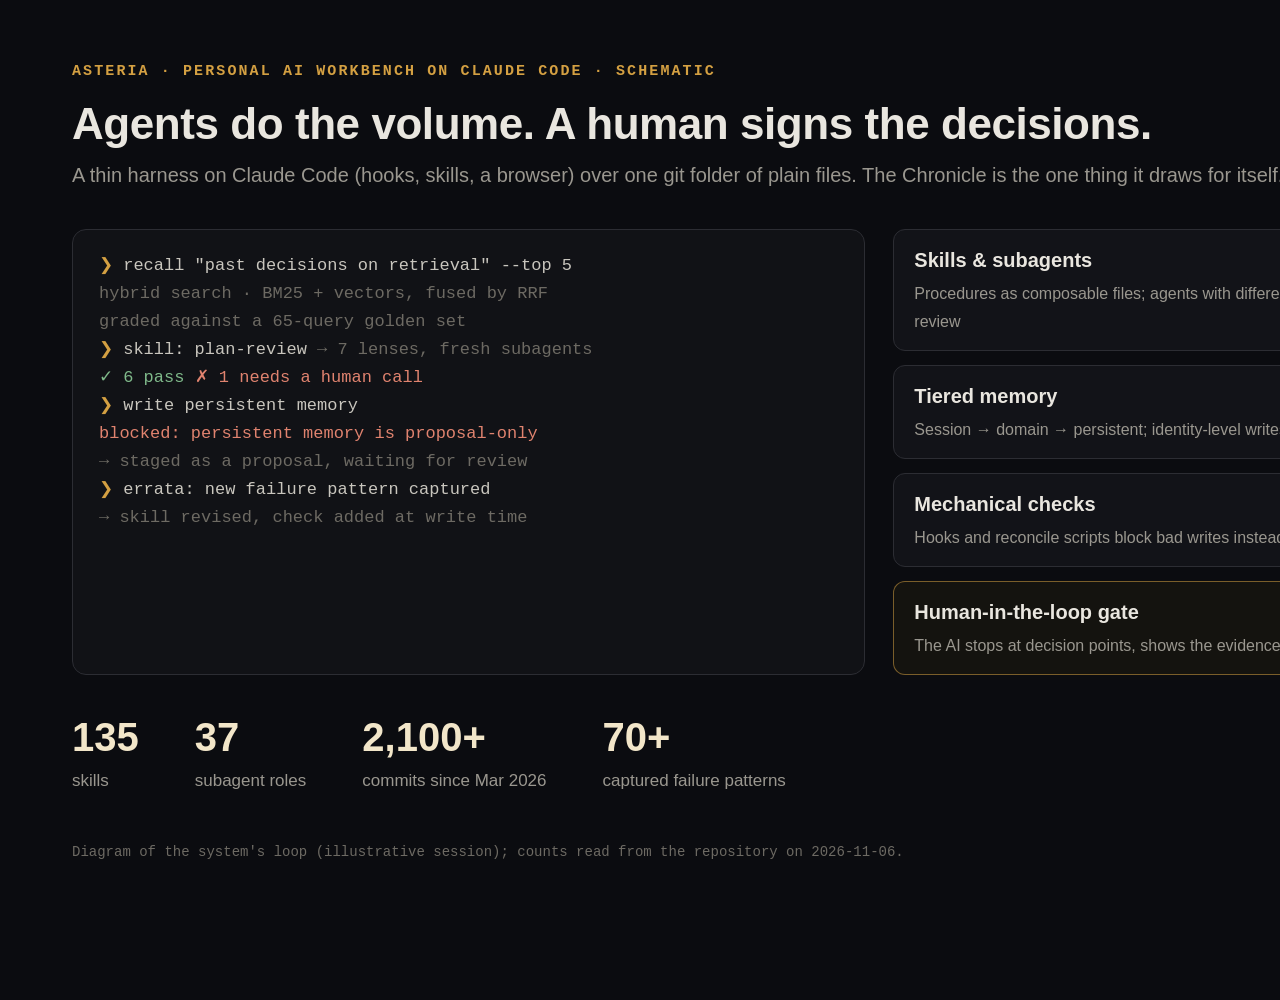
<file: assets/screens/src/asteria.html>
<!doctype html><html><head><meta charset="utf-8"><link rel="stylesheet" href="base.css"><style>
.grid{display:grid;grid-template-columns:1.25fr 1fr;gap:28px;margin-top:40px}
.term{background:#111216;border:1px solid #2c2d33;border-radius:14px;padding:22px 26px;font:17px/1.65 ui-monospace,Menlo,monospace;color:#c9c6be}
.term .p{color:#d4a042}.term .d{color:#6d6a63}.term .g{color:#7fb98a}.term .r{color:#e0836f}
.col{display:flex;flex-direction:column;gap:14px}
.card{border:1px solid #2c2d33;border-radius:12px;padding:16px 20px;background:#121318}
.card b{display:block;font-size:20px;margin-bottom:4px}.card span{color:#9a978f;font-size:16px}
.gate{border-color:#d4a04288;background:#14130f}
.stats{display:flex;gap:56px;margin-top:34px}.s b{display:block;font-size:40px;color:#f2e6c9}.s span{color:#9a978f;font-size:17px}
</style></head><body>
<div class="k">Asteria · personal AI workbench on Claude Code · schematic</div>
<h1>Agents do the volume. A human signs the decisions.</h1>
<div class="sub">A thin harness on Claude Code (hooks, skills, a browser) over one git folder of plain files. The Chronicle is the one thing it draws for itself.</div>
<div class="grid">
<div class="term">
<div><span class="p">❯</span> recall "past decisions on retrieval" --top 5</div>
<div class="d">  hybrid search · BM25 + vectors, fused by RRF</div>
<div class="d">  graded against a 65-query golden set</div>
<div><span class="p">❯</span> skill: plan-review  <span class="d">→ 7 lenses, fresh subagents</span></div>
<div><span class="g">  ✓ 6 pass</span>   <span class="r">✗ 1 needs a human call</span></div>
<div><span class="p">❯</span> write persistent memory</div>
<div class="r">  blocked: persistent memory is proposal-only</div>
<div class="d">  → staged as a proposal, waiting for review</div>
<div><span class="p">❯</span> errata: new failure pattern captured</div>
<div class="d">  → skill revised, check added at write time</div>
</div>
<div class="col">
<div class="card"><b>Skills &amp; subagents</b><span>Procedures as composable files; agents with different stances for independent review</span></div>
<div class="card"><b>Tiered memory</b><span>Session → domain → persistent; identity-level writes need human approval</span></div>
<div class="card"><b>Mechanical checks</b><span>Hooks and reconcile scripts block bad writes instead of advising</span></div>
<div class="card gate"><b>Human-in-the-loop gate</b><span>The AI stops at decision points, shows the evidence, and waits</span></div>
</div></div>
<div class="stats"><div class="s"><b>135</b><span>skills</span></div><div class="s"><b>37</b><span>subagent roles</span></div><div class="s"><b>2,100+</b><span>commits since Mar 2026</span></div><div class="s"><b>70+</b><span>captured failure patterns</span></div></div>
<div class="note">Diagram of the system's loop (illustrative session); counts read from the repository on 2026-11-06.</div>
</body></html>
</file>
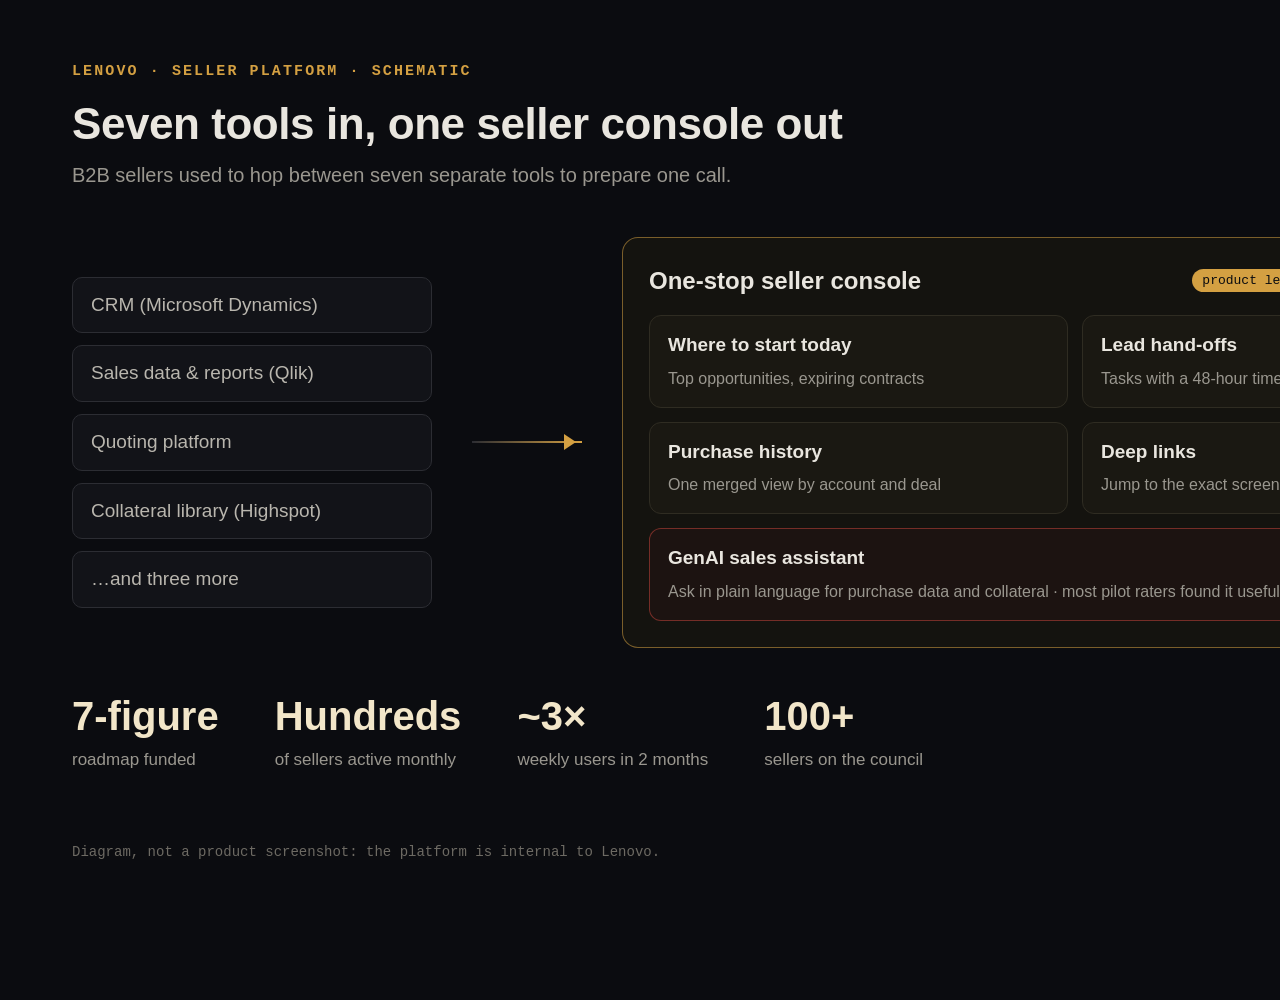
<file: assets/screens/src/lenovo.html>
<!doctype html><html><head><meta charset="utf-8"><link rel="stylesheet" href="base.css"><style>
.row{display:flex;align-items:center;gap:40px;margin-top:48px}
.tools{display:grid;grid-template-columns:1fr;gap:12px;width:360px}
.t{border:1px solid #2c2d33;border-radius:10px;padding:14px 18px;color:#b9b6ae;font-size:19px;background:#121318}
.arrow{flex:0 0 110px;height:2px;background:linear-gradient(90deg,#2c2d33,#d4a042);position:relative}
.arrow:after{content:"";position:absolute;right:-2px;top:-7px;border:8px solid transparent;border-left:12px solid #d4a042}
.console{flex:1;border:1px solid #d4a04288;border-radius:16px;padding:26px;background:#14130f}
.console .hd{display:flex;justify-content:space-between;align-items:center;margin-bottom:18px}
.console .hd b{font-size:24px}.pill{font:13px ui-monospace,Menlo,monospace;color:#0b0c10;background:#d4a042;border-radius:20px;padding:4px 10px}
.mods{display:grid;grid-template-columns:1fr 1fr;gap:14px}
.m{border:1px solid #2f2c22;border-radius:12px;padding:16px 18px;background:#1a1812}
.m b{display:block;font-size:19px;margin-bottom:4px}.m span{color:#9a978f;font-size:16px}
.ai{grid-column:1/3;border-color:#c4453a88;background:#1c1311}
.stats{display:flex;gap:56px;margin-top:40px}.s b{display:block;font-size:40px;color:#f2e6c9}.s span{color:#9a978f;font-size:17px}
</style></head><body>
<div class="k">Lenovo · Seller platform · schematic</div>
<h1>Seven tools in, one seller console out</h1>
<div class="sub">B2B sellers used to hop between seven separate tools to prepare one call.</div>
<div class="row">
 <div class="tools"><div class="t">CRM (Microsoft Dynamics)</div><div class="t">Sales data &amp; reports (Qlik)</div><div class="t">Quoting platform</div><div class="t">Collateral library (Highspot)</div><div class="t">…and three more</div></div>
 <div class="arrow"></div>
 <div class="console"><div class="hd"><b>One-stop seller console</b><span class="pill">product lead · cross-functional squad</span></div>
  <div class="mods">
   <div class="m"><b>Where to start today</b><span>Top opportunities, expiring contracts</span></div>
   <div class="m"><b>Lead hand-offs</b><span>Tasks with a 48-hour timer</span></div>
   <div class="m"><b>Purchase history</b><span>One merged view by account and deal</span></div>
   <div class="m"><b>Deep links</b><span>Jump to the exact screen in each tool</span></div>
   <div class="m ai"><b>GenAI sales assistant</b><span>Ask in plain language for purchase data and collateral · most pilot raters found it useful</span></div>
  </div></div>
</div>
<div class="stats"><div class="s"><b>7-figure</b><span>roadmap funded</span></div><div class="s"><b>Hundreds</b><span>of sellers active monthly</span></div><div class="s"><b>~3×</b><span>weekly users in 2 months</span></div><div class="s"><b>100+</b><span>sellers on the council</span></div></div>
<div class="note">Diagram, not a product screenshot: the platform is internal to Lenovo.</div>
</body></html>
</file>
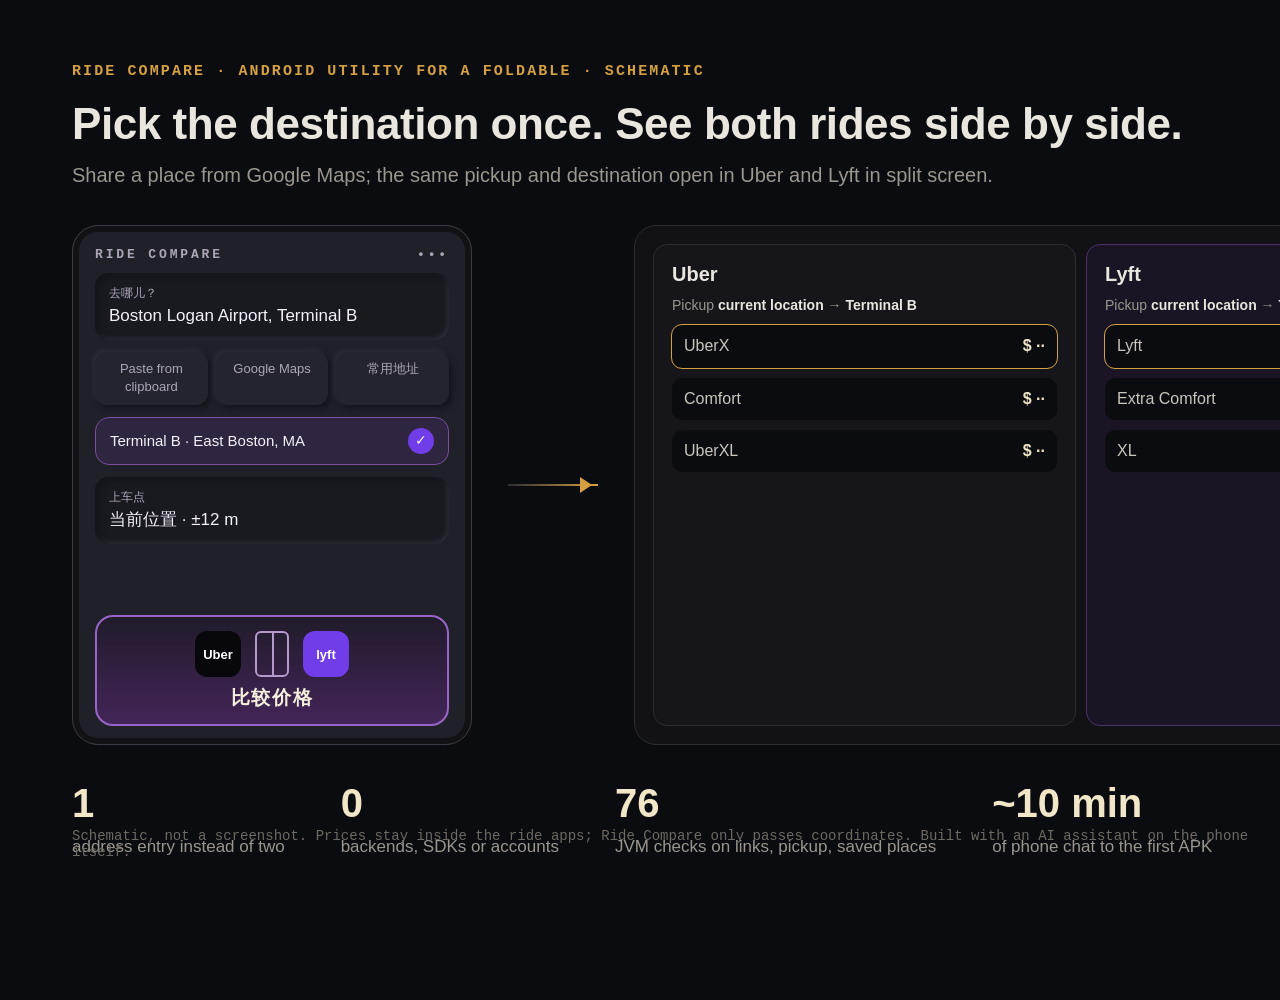
<file: assets/screens/src/ridecompare.html>
<!doctype html><html><head><meta charset="utf-8"><link rel="stylesheet" href="base.css"><style>
.row{display:flex;align-items:stretch;gap:36px;margin-top:36px;height:520px}
.phone{flex:0 0 400px;background:#202029;border:1px solid #3a3a46;border-radius:26px;padding:22px 22px 18px;display:flex;flex-direction:column;gap:12px;color:#f4f1fa;box-shadow:inset 0 0 0 6px #111116}
.brand{font:700 13px/1 ui-monospace,Menlo,monospace;letter-spacing:.22em;color:#aba6b8;display:flex;justify-content:space-between}
.field{background:#191920;border-radius:14px;padding:12px 14px;box-shadow:inset 3px 3px 6px #13131a,inset -2px -2px 5px #30303a;font-size:17px}
.field small{display:block;color:#aba6b8;font-size:12px;margin-bottom:3px}
.chips{display:flex;gap:8px}.chip{flex:1;text-align:center;background:#24242e;border-radius:12px;padding:8px 0;font-size:13px;color:#aba6b8;box-shadow:3px 3px 6px #13131a,-2px -2px 5px #30303a}
.chosen{background:#302541;border:1px solid #79509b;border-radius:14px;padding:10px 14px;display:flex;justify-content:space-between;align-items:center;font-size:15px}
.chosen i{font-style:normal;background:#713de8;color:#f6f0ff;border-radius:50%;width:26px;height:26px;display:grid;place-items:center;font-size:14px}
.cmp{margin-top:auto;background:linear-gradient(#211b2b,#432558);border:2px solid #9864c7;border-radius:18px;padding:14px 16px 12px;text-align:center}
.apps{display:flex;justify-content:center;align-items:center;gap:14px;margin-bottom:8px}
.app{width:46px;height:46px;border-radius:12px;display:grid;place-items:center;font:700 13px sans-serif}
.u{background:#08080c;color:#fff}.l{background:#713de8;color:#fff}.split{width:34px;height:46px;border:2px solid #b39acb;border-radius:6px;position:relative}.split:after{content:"";position:absolute;left:50%;top:0;bottom:0;border-left:2px solid #b39acb}
.cmp b{display:block;font-size:19px;color:#f5efdd;letter-spacing:.08em}
.arrow{flex:0 0 90px;align-self:center;height:2px;background:linear-gradient(90deg,#2c2d33,#d4a042);position:relative}
.arrow:after{content:"";position:absolute;right:-2px;top:-7px;border:8px solid transparent;border-left:12px solid #d4a042}
.fold{flex:1;display:flex;gap:10px;background:#111116;border:1px solid #2c2d33;border-radius:22px;padding:18px}
.pane{flex:1;border-radius:14px;padding:18px;display:flex;flex-direction:column;gap:10px;font-size:16px}
.pane.ub{background:#15151a;border:1px solid #2c2d33}.pane.ly{background:#1a1424;border:1px solid #4a3268}
.pane .hd{font:700 20px sans-serif}.pane .rt{color:#9a978f;font-size:14px}.pane .rt b{color:#e9e6df;font-weight:600}
.opt{display:flex;justify-content:space-between;background:#0b0c10;border-radius:10px;padding:10px 12px;color:#c9c6be}
.opt b{color:#f2e6c9;font-weight:600}.sel{outline:1px solid #d4a042}
.stats{display:flex;gap:56px;margin-top:30px}.s b{display:block;font-size:40px;color:#f2e6c9}.s span{color:#9a978f;font-size:17px}
</style></head><body>
<div class="k">Ride Compare · Android utility for a foldable · schematic</div>
<h1>Pick the destination once. See both rides side by side.</h1>
<div class="sub">Share a place from Google Maps; the same pickup and destination open in Uber and Lyft in split screen.</div>
<div class="row">
 <div class="phone">
  <div class="brand"><span>RIDE COMPARE</span><span>•••</span></div>
  <div class="field"><small>去哪儿？</small>Boston Logan Airport, Terminal B</div>
  <div class="chips"><div class="chip">Paste from clipboard</div><div class="chip">Google Maps</div><div class="chip">常用地址</div></div>
  <div class="chosen"><span>Terminal B · East Boston, MA</span><i>✓</i></div>
  <div class="field"><small>上车点</small>当前位置 · ±12 m</div>
  <div class="cmp"><div class="apps"><div class="app u">Uber</div><div class="split"></div><div class="app l">lyft</div></div><b>比较价格</b></div>
 </div>
 <div class="arrow"></div>
 <div class="fold">
  <div class="pane ub"><div class="hd">Uber</div><div class="rt">Pickup <b>current location</b> → <b>Terminal B</b></div><div class="opt sel"><span>UberX</span><b>$ ··</b></div><div class="opt"><span>Comfort</span><b>$ ··</b></div><div class="opt"><span>UberXL</span><b>$ ··</b></div></div>
  <div class="pane ly"><div class="hd">Lyft</div><div class="rt">Pickup <b>current location</b> → <b>Terminal B</b></div><div class="opt sel"><span>Lyft</span><b>$ ··</b></div><div class="opt"><span>Extra Comfort</span><b>$ ··</b></div><div class="opt"><span>XL</span><b>$ ··</b></div></div>
 </div>
</div>
<div class="stats"><div class="s"><b>1</b><span>address entry instead of two</span></div><div class="s"><b>0</b><span>backends, SDKs or accounts</span></div><div class="s"><b>76</b><span>JVM checks on links, pickup, saved places</span></div><div class="s"><b>~10 min</b><span>of phone chat to the first APK</span></div></div>
<div class="note">Schematic, not a screenshot. Prices stay inside the ride apps; Ride Compare only passes coordinates. Built with an AI assistant on the phone itself.</div>
</body></html>
</file>
<file: assets/screens/src/base.css>
*{box-sizing:border-box;margin:0}body{width:1600px;height:1000px;background:#0b0c10;color:#e9e6df;font:20px/1.4 -apple-system,"Helvetica Neue",sans-serif;padding:64px 72px;overflow:hidden}
.k{font:600 15px/1 ui-monospace,Menlo,monospace;letter-spacing:.14em;text-transform:uppercase;color:#d4a042}
h1{font-size:44px;font-weight:650;margin:14px 0 6px;letter-spacing:-.01em}.sub{color:#9a978f;font-size:20px}
.note{position:absolute;left:72px;bottom:40px;font:14px ui-monospace,Menlo,monospace;color:#6d6a63}
</file>
